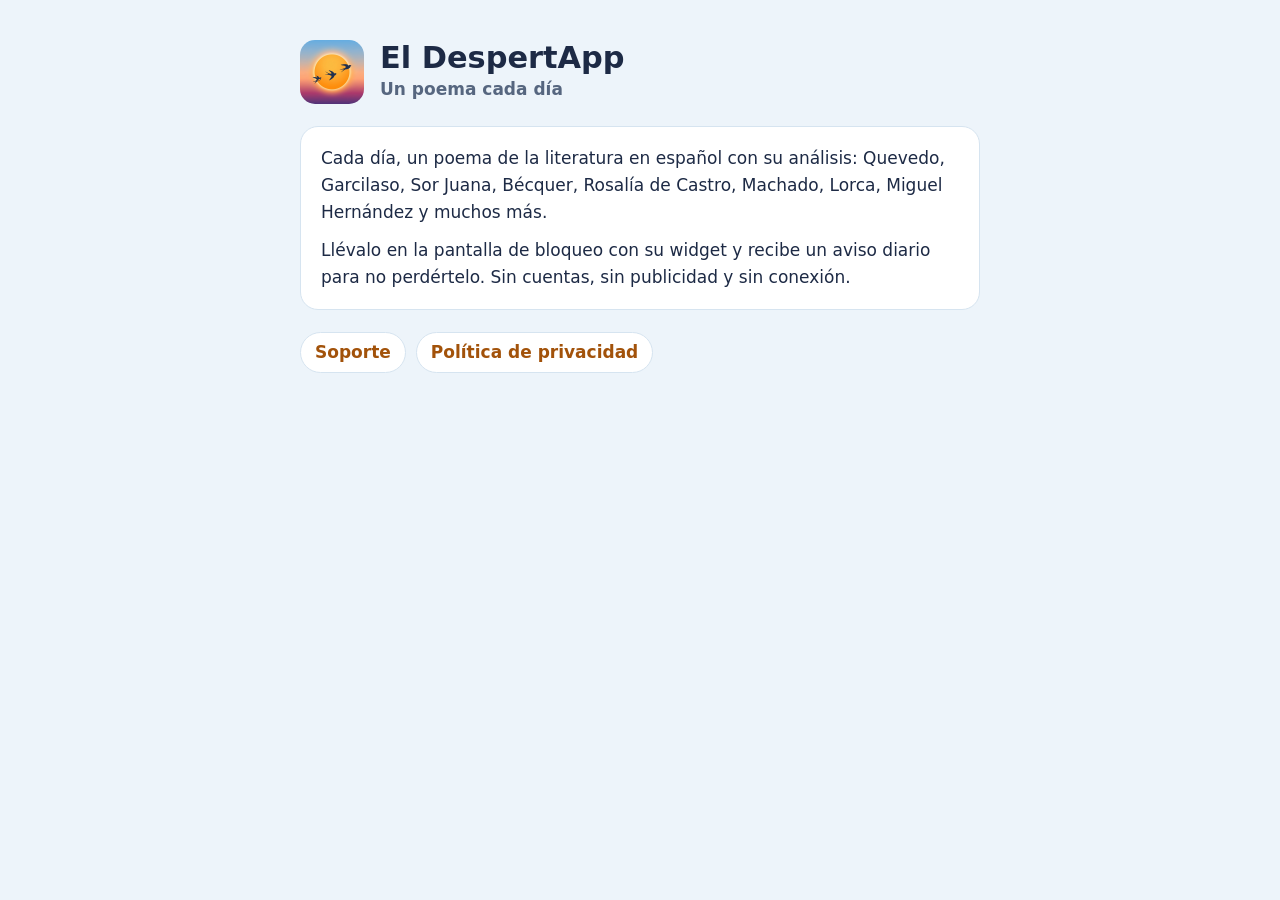
<file: index.html>
<!doctype html>
<html lang="es">
<head>
<meta charset="utf-8">
<meta name="viewport" content="width=device-width, initial-scale=1, viewport-fit=cover">
<title>El DespertApp · Un poema cada día</title>
<link rel="stylesheet" href="estilo.css">
</head>
<body>
<main>
  <header>
    <img src="icono.png" alt="Icono de El DespertApp">
    <div>
      <h1>El DespertApp</h1>
      <p>Un poema cada día</p>
    </div>
  </header>

  <section>
    <p>Cada día, un poema de la literatura en español con su análisis: Quevedo, Garcilaso, Sor Juana, Bécquer, Rosalía de Castro, Machado, Lorca, Miguel Hernández y muchos más.</p>
    <p>Llévalo en la pantalla de bloqueo con su widget y recibe un aviso diario para no perdértelo. Sin cuentas, sin publicidad y sin conexión.</p>
  </section>

  <nav>
    <a href="soporte/">Soporte</a>
    <a href="privacidad/">Política de privacidad</a>
  </nav>
</main>
</body>
</html>
</file>
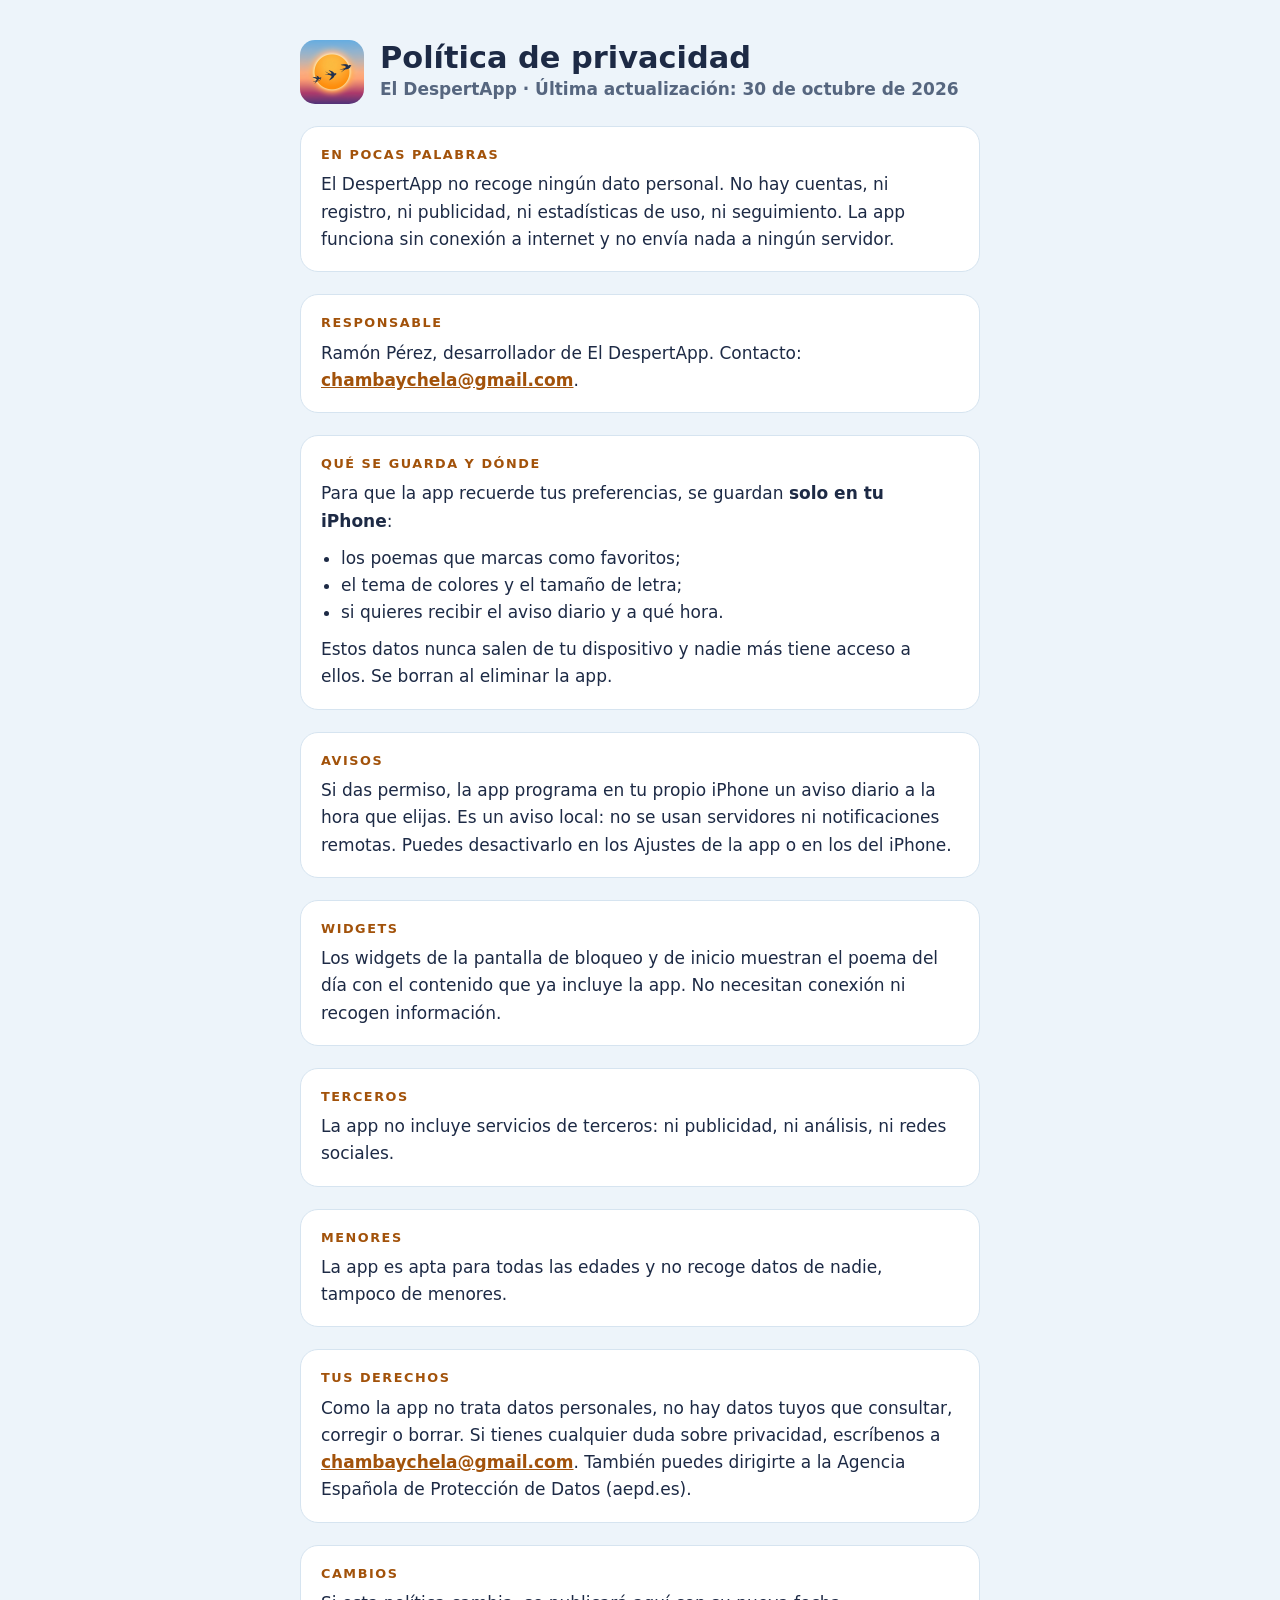
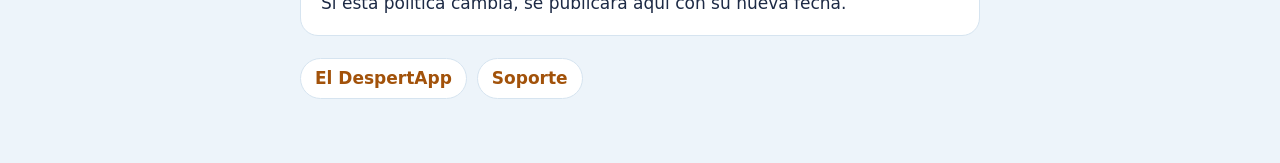
<file: privacidad/index.html>
<!doctype html>
<html lang="es">
<head>
<meta charset="utf-8">
<meta name="viewport" content="width=device-width, initial-scale=1, viewport-fit=cover">
<title>Política de privacidad · El DespertApp</title>
<link rel="stylesheet" href="../estilo.css">
</head>
<body>
<main>
  <header>
    <img src="../icono.png" alt="Icono de El DespertApp">
    <div>
      <h1>Política de privacidad</h1>
      <p>El DespertApp · Última actualización: 30 de octubre de 2026</p>
    </div>
  </header>

  <section>
    <h2>En pocas palabras</h2>
    <p>El DespertApp no recoge ningún dato personal. No hay cuentas, ni registro, ni publicidad, ni estadísticas de uso, ni seguimiento. La app funciona sin conexión a internet y no envía nada a ningún servidor.</p>
  </section>

  <section>
    <h2>Responsable</h2>
    <p>Ramón Pérez, desarrollador de El DespertApp. Contacto: <a href="mailto:chambaychela@gmail.com">chambaychela@gmail.com</a>.</p>
  </section>

  <section>
    <h2>Qué se guarda y dónde</h2>
    <p>Para que la app recuerde tus preferencias, se guardan <strong>solo en tu iPhone</strong>:</p>
    <ul>
      <li>los poemas que marcas como favoritos;</li>
      <li>el tema de colores y el tamaño de letra;</li>
      <li>si quieres recibir el aviso diario y a qué hora.</li>
    </ul>
    <p>Estos datos nunca salen de tu dispositivo y nadie más tiene acceso a ellos. Se borran al eliminar la app.</p>
  </section>

  <section>
    <h2>Avisos</h2>
    <p>Si das permiso, la app programa en tu propio iPhone un aviso diario a la hora que elijas. Es un aviso local: no se usan servidores ni notificaciones remotas. Puedes desactivarlo en los Ajustes de la app o en los del iPhone.</p>
  </section>

  <section>
    <h2>Widgets</h2>
    <p>Los widgets de la pantalla de bloqueo y de inicio muestran el poema del día con el contenido que ya incluye la app. No necesitan conexión ni recogen información.</p>
  </section>

  <section>
    <h2>Terceros</h2>
    <p>La app no incluye servicios de terceros: ni publicidad, ni análisis, ni redes sociales.</p>
  </section>

  <section>
    <h2>Menores</h2>
    <p>La app es apta para todas las edades y no recoge datos de nadie, tampoco de menores.</p>
  </section>

  <section>
    <h2>Tus derechos</h2>
    <p>Como la app no trata datos personales, no hay datos tuyos que consultar, corregir o borrar. Si tienes cualquier duda sobre privacidad, escríbenos a <a href="mailto:chambaychela@gmail.com">chambaychela@gmail.com</a>. También puedes dirigirte a la Agencia Española de Protección de Datos (aepd.es).</p>
  </section>

  <section>
    <h2>Cambios</h2>
    <p>Si esta política cambia, se publicará aquí con su nueva fecha.</p>
  </section>

  <nav>
    <a href="../">El DespertApp</a>
    <a href="../soporte/">Soporte</a>
  </nav>
</main>
</body>
</html>
</file>
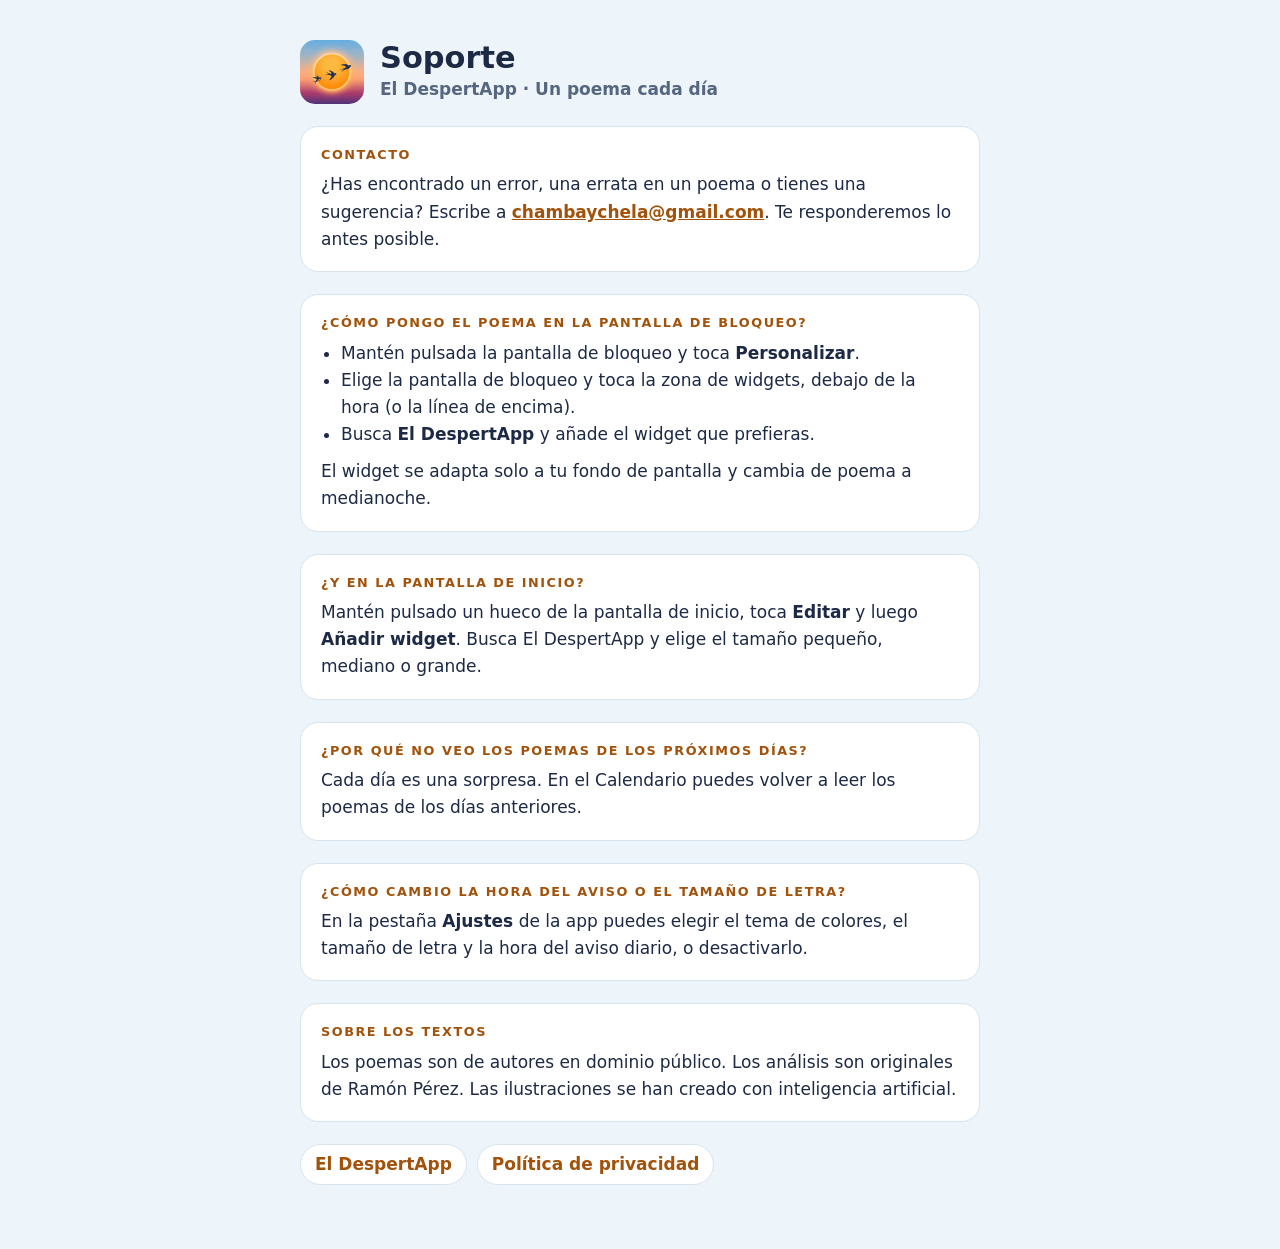
<file: soporte/index.html>
<!doctype html>
<html lang="es">
<head>
<meta charset="utf-8">
<meta name="viewport" content="width=device-width, initial-scale=1, viewport-fit=cover">
<title>Soporte · El DespertApp</title>
<link rel="stylesheet" href="../estilo.css">
</head>
<body>
<main>
  <header>
    <img src="../icono.png" alt="Icono de El DespertApp">
    <div>
      <h1>Soporte</h1>
      <p>El DespertApp · Un poema cada día</p>
    </div>
  </header>

  <section>
    <h2>Contacto</h2>
    <p>¿Has encontrado un error, una errata en un poema o tienes una sugerencia? Escribe a <a href="mailto:chambaychela@gmail.com">chambaychela@gmail.com</a>. Te responderemos lo antes posible.</p>
  </section>

  <section>
    <h2>¿Cómo pongo el poema en la pantalla de bloqueo?</h2>
    <ul>
      <li>Mantén pulsada la pantalla de bloqueo y toca <strong>Personalizar</strong>.</li>
      <li>Elige la pantalla de bloqueo y toca la zona de widgets, debajo de la hora (o la línea de encima).</li>
      <li>Busca <strong>El DespertApp</strong> y añade el widget que prefieras.</li>
    </ul>
    <p>El widget se adapta solo a tu fondo de pantalla y cambia de poema a medianoche.</p>
  </section>

  <section>
    <h2>¿Y en la pantalla de inicio?</h2>
    <p>Mantén pulsado un hueco de la pantalla de inicio, toca <strong>Editar</strong> y luego <strong>Añadir widget</strong>. Busca El DespertApp y elige el tamaño pequeño, mediano o grande.</p>
  </section>

  <section>
    <h2>¿Por qué no veo los poemas de los próximos días?</h2>
    <p>Cada día es una sorpresa. En el Calendario puedes volver a leer los poemas de los días anteriores.</p>
  </section>

  <section>
    <h2>¿Cómo cambio la hora del aviso o el tamaño de letra?</h2>
    <p>En la pestaña <strong>Ajustes</strong> de la app puedes elegir el tema de colores, el tamaño de letra y la hora del aviso diario, o desactivarlo.</p>
  </section>

  <section>
    <h2>Sobre los textos</h2>
    <p>Los poemas son de autores en dominio público. Los análisis son originales de Ramón Pérez. Las ilustraciones se han creado con inteligencia artificial.</p>
  </section>

  <nav>
    <a href="../">El DespertApp</a>
    <a href="../privacidad/">Política de privacidad</a>
  </nav>
</main>
</body>
</html>
</file>
<file: estilo.css>
:root {
  --bg: #edf4fa;
  --surface: #ffffff;
  --ink: #1d2a45;
  --muted: #56667f;
  --line: #d6e4f0;
  --sun: #f08a1c;
  --sun-ink: #a2520a;
  color-scheme: light;
}
@media (prefers-color-scheme: dark) {
  :root {
    --bg: #0e1628;
    --surface: #16213a;
    --ink: #e9eff8;
    --muted: #a3b1c8;
    --line: #263552;
    --sun: #ffa64a;
    --sun-ink: #ffb36b;
    color-scheme: dark;
  }
}
* { box-sizing: border-box; }
body {
  margin: 0;
  background: var(--bg);
  color: var(--ink);
  font-family: ui-rounded, "SF Pro Rounded", system-ui, -apple-system, "Segoe UI", sans-serif;
  font-size: 17px;
  line-height: 1.6;
  padding: 40px max(18px, env(safe-area-inset-left)) 64px max(18px, env(safe-area-inset-right));
}
main { max-width: 680px; margin: 0 auto; display: grid; gap: 22px; }
header { display: flex; align-items: center; gap: 16px; }
header img { width: 64px; height: 64px; border-radius: 15px; }
header p { margin: 0; color: var(--muted); font-weight: 600; }
h1 { margin: 0; font-size: 1.9rem; line-height: 1.15; font-weight: 800; }
h2 { margin: 0 0 6px; font-size: 0.8rem; letter-spacing: 0.12em; text-transform: uppercase; color: var(--sun-ink); font-weight: 800; }
section { background: var(--surface); border: 1px solid var(--line); border-radius: 18px; padding: 18px 20px; }
section p, section ul { margin: 0 0 10px; }
section p:last-child, section ul:last-child { margin-bottom: 0; }
ul { padding-left: 20px; }
a { color: var(--sun-ink); font-weight: 700; }
nav { display: flex; flex-wrap: wrap; gap: 10px; }
nav a { text-decoration: none; background: var(--surface); border: 1px solid var(--line); border-radius: 999px; padding: 6px 14px; }
.nota { color: var(--muted); font-size: 0.9rem; }
</file>
